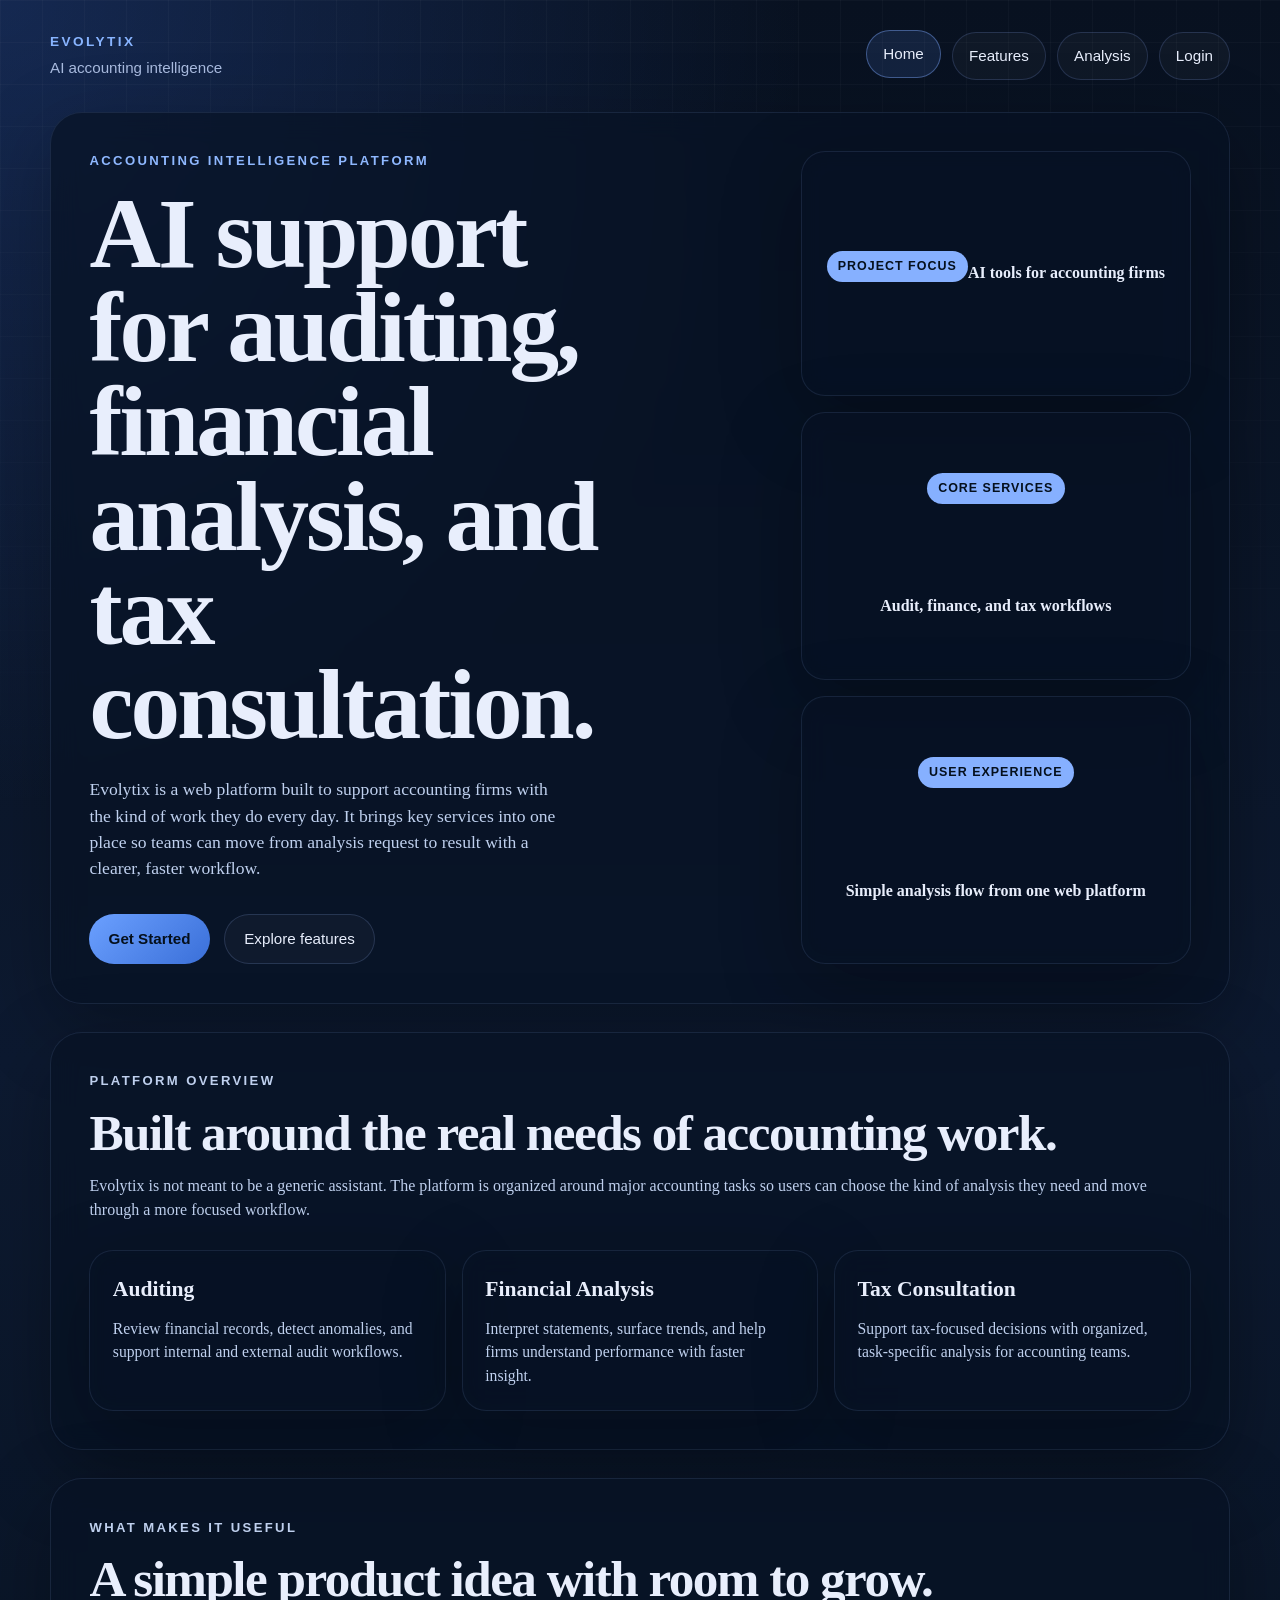
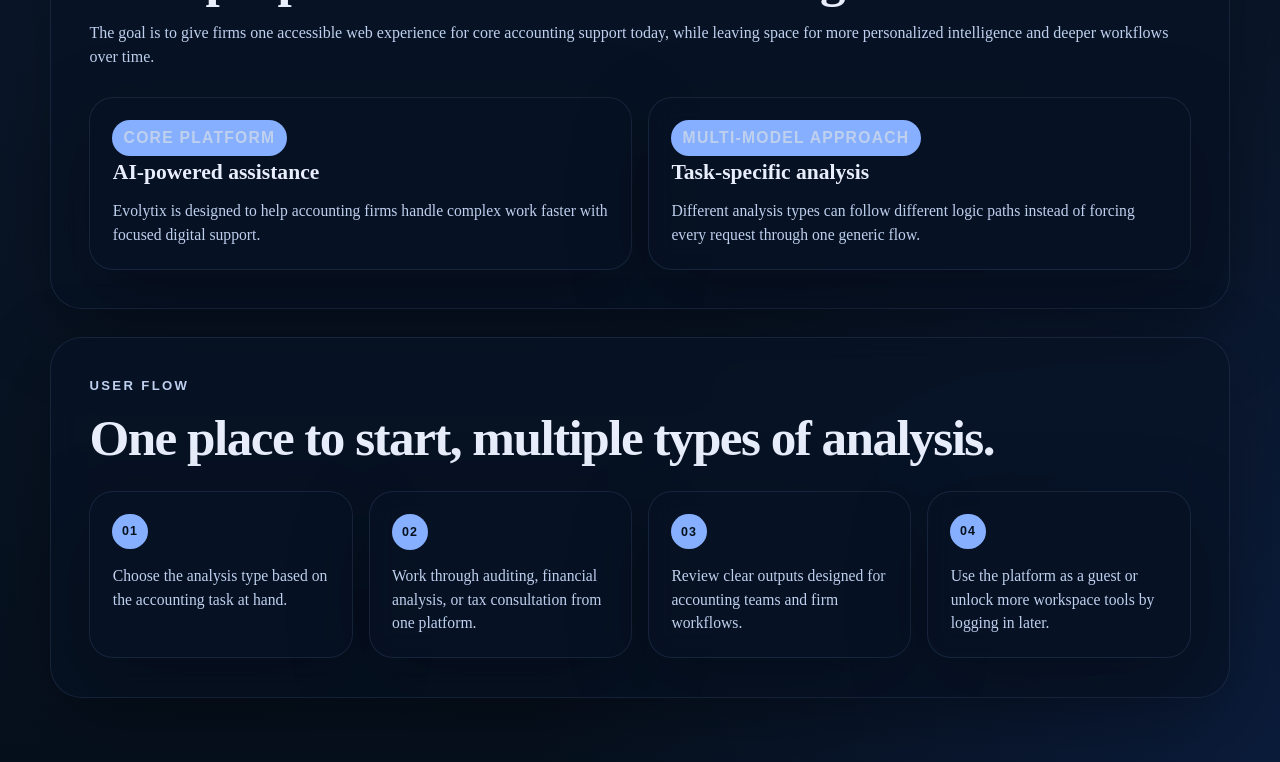
<file: public/index.html>
<!DOCTYPE html>
<html lang="en">
  <head>
    <meta charset="UTF-8" />
    <meta name="viewport" content="width=device-width, initial-scale=1.0" />
    <title>Evolytix</title>
    <meta
      name="description"
      content="AI-powered accounting platform for auditing, financial analysis, and tax consulting."
    />
    <link rel="stylesheet" href="assets/styles.css" />
    <script src="assets/script.js" defer></script>
  </head>
  <body>
    <div class="app-frame">
      <header class="site-header">
        <a class="brand-lockup" href="index.html">
          <span class="brand-mark">Evolytix</span>
          <span class="brand-subtitle">AI accounting intelligence</span>
        </a>

        <div class="header-actions">
          <nav class="site-nav" aria-label="Primary navigation">
            <a class="nav-link" href="index.html">Home</a>
            <a class="nav-link" href="features.html">Features</a>
            <a class="nav-link" href="analysis.html">Analysis</a>
            <a class="nav-link" href="dashboard.html" data-auth-nav hidden>Dashboard</a>
            <a class="nav-link" href="history.html" data-auth-nav hidden>History</a>
            <a class="nav-link" href="settings.html" data-auth-nav hidden>Settings</a>
            <a class="nav-link" href="login.html" data-login-nav>Login</a>
          </nav>

          <button class="header-button" type="button" data-logout-button hidden>Log out</button>
        </div>
      </header>

      <main class="page-shell">
        <section class="hero-panel-large">
          <div class="hero-copy">
            <p class="eyebrow">Accounting intelligence platform</p>
            <h1>AI support for auditing, financial analysis, and tax consultation.</h1>
            <p class="intro-text">
              Evolytix is a web platform built to support accounting firms with the kind of work
              they do every day. It brings key services into one place so teams can move from
              analysis request to result with a clearer, faster workflow.
            </p>
            <div class="cta-row">
              <a class="primary-link" href="analysis.html">Get Started</a>
              <a class="secondary-link" href="features.html">Explore features</a>
            </div>
          </div>

          <div class="summary-stack">
            <article class="info-card compact-card">
              <span class="small-label">Project focus</span>
              <strong>AI tools for accounting firms</strong>
            </article>
            <article class="info-card compact-card">
              <span class="small-label">Core services</span>
              <strong>Audit, finance, and tax workflows</strong>
            </article>
            <article class="info-card compact-card">
              <span class="small-label">User experience</span>
              <strong>Simple analysis flow from one web platform</strong>
            </article>
          </div>
        </section>

        <section class="content-section">
          <div class="section-heading">
            <p class="section-label">Platform overview</p>
            <h2>Built around the real needs of accounting work.</h2>
            <p>
              Evolytix is not meant to be a generic assistant. The platform is organized around
              major accounting tasks so users can choose the kind of analysis they need and move
              through a more focused workflow.
            </p>
          </div>

          <div class="feature-grid">
            <article class="info-card">
              <h3>Auditing</h3>
              <p>
                Review financial records, detect anomalies, and support internal and external
                audit workflows.
              </p>
            </article>
            <article class="info-card">
              <h3>Financial Analysis</h3>
              <p>
                Interpret statements, surface trends, and help firms understand performance with
                faster insight.
              </p>
            </article>
            <article class="info-card">
              <h3>Tax Consultation</h3>
              <p>
                Support tax-focused decisions with organized, task-specific analysis for
                accounting teams.
              </p>
            </article>
          </div>
        </section>

        <section class="content-section">
          <div class="section-heading">
            <p class="section-label">What makes it useful</p>
            <h2>A simple product idea with room to grow.</h2>
            <p>
              The goal is to give firms one accessible web experience for core accounting support
              today, while leaving space for more personalized intelligence and deeper workflows
              over time.
            </p>
          </div>

          <div class="split-grid">
            <article class="info-card">
              <p class="pill-label">Core platform</p>
              <h3>AI-powered assistance</h3>
              <p>
                Evolytix is designed to help accounting firms handle complex work faster with
                focused digital support.
              </p>
            </article>
            <article class="info-card">
              <p class="pill-label">Multi-model approach</p>
              <h3>Task-specific analysis</h3>
              <p>
                Different analysis types can follow different logic paths instead of forcing every
                request through one generic flow.
              </p>
            </article>
          </div>
        </section>

        <section class="content-section">
          <div class="section-heading">
            <p class="section-label">User flow</p>
            <h2>One place to start, multiple types of analysis.</h2>
          </div>

          <div class="timeline-grid">
            <article class="info-card">
              <span class="number-badge">01</span>
              <p>Choose the analysis type based on the accounting task at hand.</p>
            </article>
            <article class="info-card">
              <span class="number-badge">02</span>
              <p>Work through auditing, financial analysis, or tax consultation from one platform.</p>
            </article>
            <article class="info-card">
              <span class="number-badge">03</span>
              <p>Review clear outputs designed for accounting teams and firm workflows.</p>
            </article>
            <article class="info-card">
              <span class="number-badge">04</span>
              <p>Use the platform as a guest or unlock more workspace tools by logging in later.</p>
            </article>
          </div>
        </section>
      </main>
    </div>
  </body>
</html>
</file>
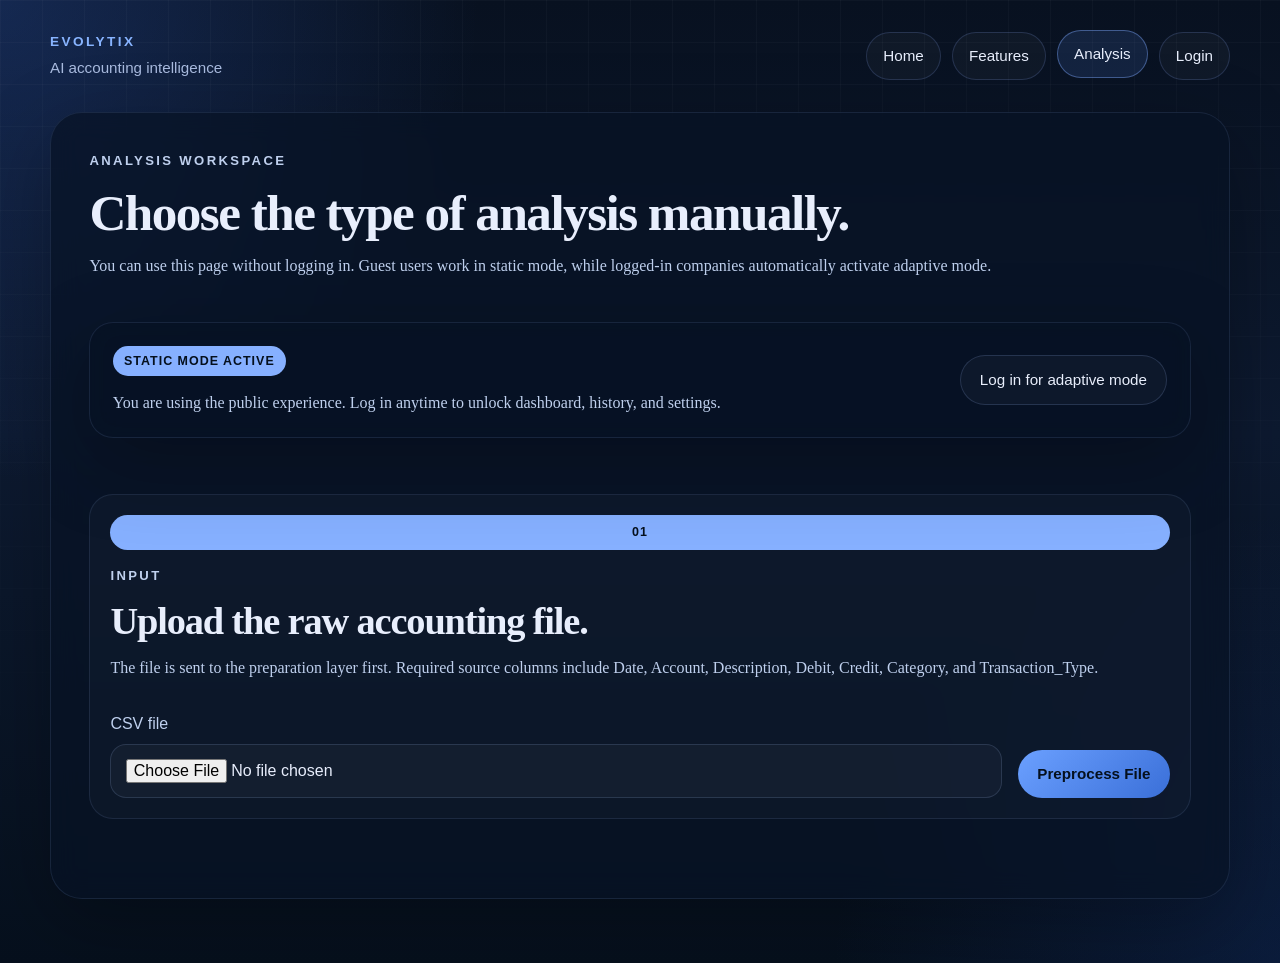
<file: public/analysis.html>
<!DOCTYPE html>
<html lang="en">
  <head>
    <meta charset="UTF-8" />
    <meta name="viewport" content="width=device-width, initial-scale=1.0" />
    <title>Evolytix Analysis</title>
    <link rel="stylesheet" href="assets/styles.css" />
    <script src="assets/script.js" defer></script>
  </head>
  <body>
    <div class="app-frame">
      <header class="site-header">
        <a class="brand-lockup" href="index.html">
          <span class="brand-mark">Evolytix</span>
          <span class="brand-subtitle">AI accounting intelligence</span>
        </a>

        <div class="header-actions">
          <nav class="site-nav" aria-label="Primary navigation">
            <a class="nav-link" href="index.html">Home</a>
            <a class="nav-link" href="features.html">Features</a>
            <a class="nav-link" href="analysis.html">Analysis</a>
            <a class="nav-link" href="dashboard.html" data-auth-nav hidden>Dashboard</a>
            <a class="nav-link" href="history.html" data-auth-nav hidden>History</a>
            <a class="nav-link" href="settings.html" data-auth-nav hidden>Settings</a>
            <a class="nav-link" href="login.html" data-login-nav>Login</a>
          </nav>

          <button class="header-button" type="button" data-logout-button hidden>Log out</button>
        </div>
      </header>

      <main class="page-shell">
        <section class="content-section intro-section">
          <div class="section-heading">
            <p class="section-label">Analysis workspace</p>
            <h1 class="page-title">Choose the type of analysis manually.</h1>
            <p>
              You can use this page without logging in. Guest users work in static mode, while
              logged-in companies automatically activate adaptive mode.
            </p>
          </div>

          <article class="mode-banner">
            <div>
              <span class="mode-chip" data-mode-chip>Static Mode Active</span>
              <p class="mode-copy" data-mode-copy>
                You are using the public experience. Log in anytime to unlock dashboard, history,
                and settings.
              </p>
            </div>
            <a class="secondary-link" href="login.html" data-mode-login>Log in for adaptive mode</a>
          </article>

          <section class="audit-workspace" data-audit-workspace>
            <article class="workflow-step">
              <span class="number-badge">01</span>
              <div class="section-heading compact-heading">
                <p class="section-label">Input</p>
                <h2>Upload the raw accounting file.</h2>
                <p>
                  The file is sent to the preparation layer first. Required source columns include
                  Date, Account, Description, Debit, Credit, Category, and Transaction_Type.
                </p>
              </div>

              <form class="upload-panel" data-preprocess-form>
                <label class="file-drop">
                  <span>CSV file</span>
                  <input type="file" accept=".csv,text/csv" data-audit-file required />
                </label>
                <button class="action-button" type="submit">Preprocess File</button>
              </form>
            </article>

            <article class="workflow-step" data-preprocess-output hidden>
              <span class="number-badge">02</span>
              <div class="section-heading compact-heading">
                <p class="section-label">Preprocessed output</p>
                <h2>Review the prepared files.</h2>
                <p data-preprocess-summary>
                  The cleaned CSV, data-quality report, and parquet model input are ready.
                </p>
              </div>

              <div class="artifact-links">
                <a class="secondary-link" data-cleaned-csv-link target="_blank" rel="noreferrer">Open cleaned CSV</a>
                <a class="secondary-link" data-quality-report-link target="_blank" rel="noreferrer">Open quality report</a>
              </div>
            </article>

            <article class="workflow-step" data-model-selection hidden>
              <span class="number-badge">03</span>
              <div class="section-heading compact-heading">
                <p class="section-label">Model selection</p>
                <h2 data-workspace-title>Choose the model.</h2>
                <p data-workspace-copy>
                  Select one model to run against the prepared parquet file.
                </p>
              </div>

              <div class="feature-grid">
                <article class="info-card service-card service-card-active" data-service-card="auditing">
                  <h3>Auditing</h3>
                  <p>Run anomaly checks, compare records, and guide audit reviews.</p>
                  <button class="action-button" type="button" data-service-choice="auditing">Select Auditing</button>
                </article>
                <article class="info-card service-card" data-service-card="forecasting">
                  <h3>Financial Analysis</h3>
                  <p>Forecast financial impact from tax or expense transaction patterns.</p>
                  <button class="action-button" type="button" data-service-choice="forecasting">Select Forecasting</button>
                </article>
                <article class="info-card service-card" data-service-card="advisory">
                  <h3>Tax Consultation</h3>
                  <p>Generate optimization guidance from forecasted financial impact.</p>
                  <button class="action-button" type="button" data-service-choice="advisory">Select Advisory</button>
                </article>
              </div>

              <button class="action-button" type="button" data-run-model-button>Run Selected Model</button>
            </article>

            <article class="workflow-step" data-model-output hidden>
              <span class="number-badge">04</span>
              <div class="section-heading compact-heading">
                <p class="section-label" data-workspace-label>Model output</p>
                <h2>Review the result.</h2>
              </div>

              <div class="results-grid" data-audit-results hidden></div>

              <div class="result-table-wrap" data-flagged-wrap hidden>
                <h3 data-result-table-title>First flagged rows</h3>
                <div class="table-scroller">
                  <table class="result-table">
                    <thead data-flagged-head></thead>
                    <tbody data-flagged-body></tbody>
                  </table>
                </div>
              </div>

              <figure class="plot-panel" data-plot-panel hidden>
                <img data-result-plot alt="Analysis result charts" />
              </figure>
            </article>

            <p class="status-line" data-audit-status></p>
          </section>
        </section>
      </main>
    </div>
  </body>
</html>
</file>
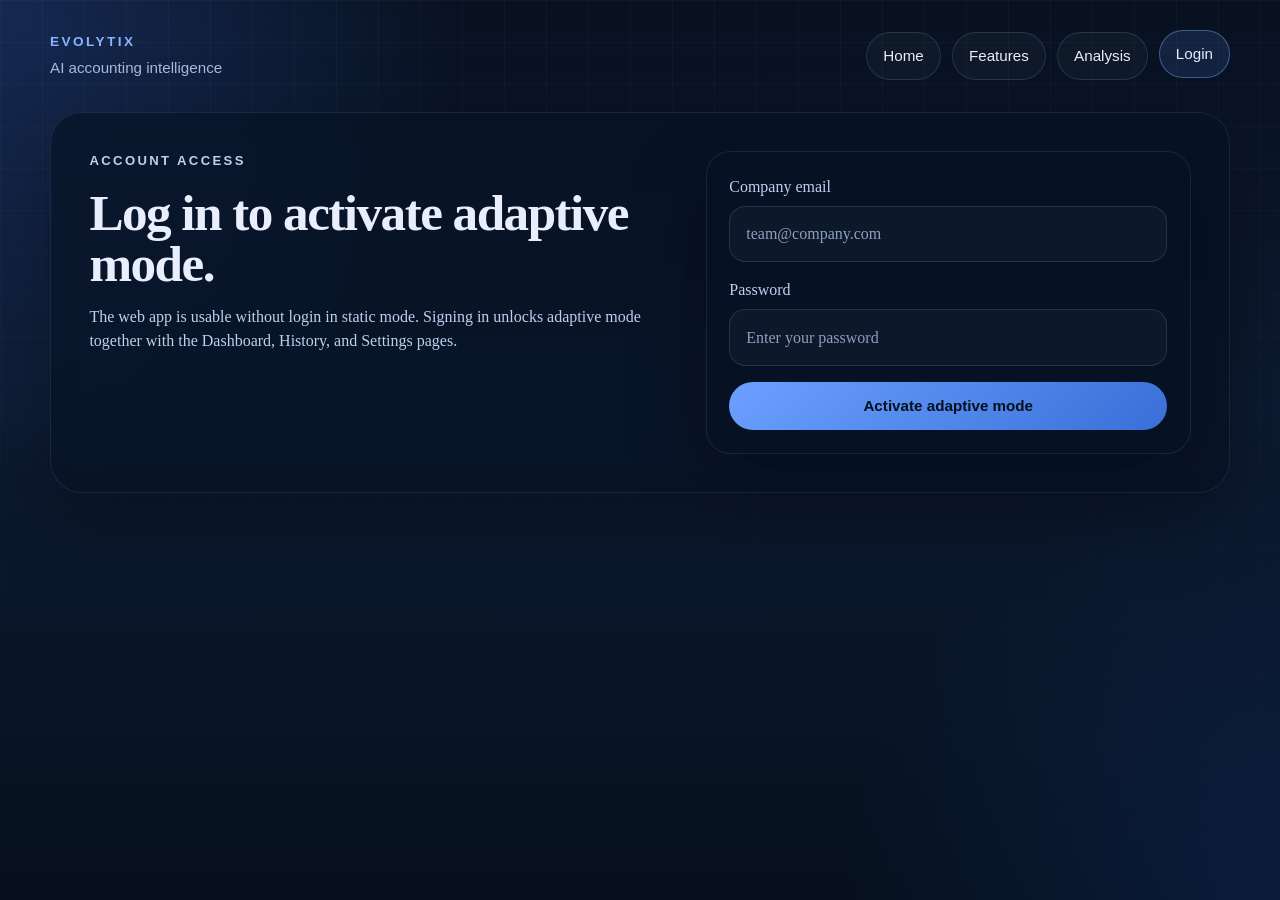
<file: public/dashboard.html>
<!DOCTYPE html>
<html lang="en">
  <head>
    <meta charset="UTF-8" />
    <meta name="viewport" content="width=device-width, initial-scale=1.0" />
    <title>Evolytix Dashboard</title>
    <link rel="stylesheet" href="assets/styles.css" />
    <script src="assets/script.js" defer></script>
  </head>
  <body>
    <div class="app-frame">
      <header class="site-header">
        <a class="brand-lockup" href="index.html">
          <span class="brand-mark">Evolytix</span>
          <span class="brand-subtitle">AI accounting intelligence</span>
        </a>

        <div class="header-actions">
          <nav class="site-nav" aria-label="Primary navigation">
            <a class="nav-link" href="index.html">Home</a>
            <a class="nav-link" href="features.html">Features</a>
            <a class="nav-link" href="analysis.html">Analysis</a>
            <a class="nav-link" href="dashboard.html" data-auth-nav hidden>Dashboard</a>
            <a class="nav-link" href="history.html" data-auth-nav hidden>History</a>
            <a class="nav-link" href="settings.html" data-auth-nav hidden>Settings</a>
            <a class="nav-link" href="login.html" data-login-nav>Login</a>
          </nav>

          <button class="header-button" type="button" data-logout-button hidden>Log out</button>
        </div>
      </header>

      <main class="page-shell">
        <section class="content-section intro-section">
          <div class="section-heading">
            <p class="section-label">Dashboard</p>
            <h1 class="page-title">Adaptive workspace overview.</h1>
            <p>
              This page is available only after login and represents the main company control
              center for adaptive mode.
            </p>
          </div>

          <div class="feature-grid">
            <article class="info-card">
              <h3>Recent analysis runs</h3>
              <p>Reserved for the next implementation step.</p>
            </article>
            <article class="info-card">
              <h3>Saved company activity</h3>
              <p>Reserved for the next implementation step.</p>
            </article>
            <article class="info-card">
              <h3>Adaptive model status</h3>
              <p>Reserved for the next implementation step.</p>
            </article>
            <article class="info-card">
              <h3>Quick access to company tools</h3>
              <p>Reserved for the next implementation step.</p>
            </article>
          </div>
        </section>
      </main>
    </div>
  </body>
</html>
</file>
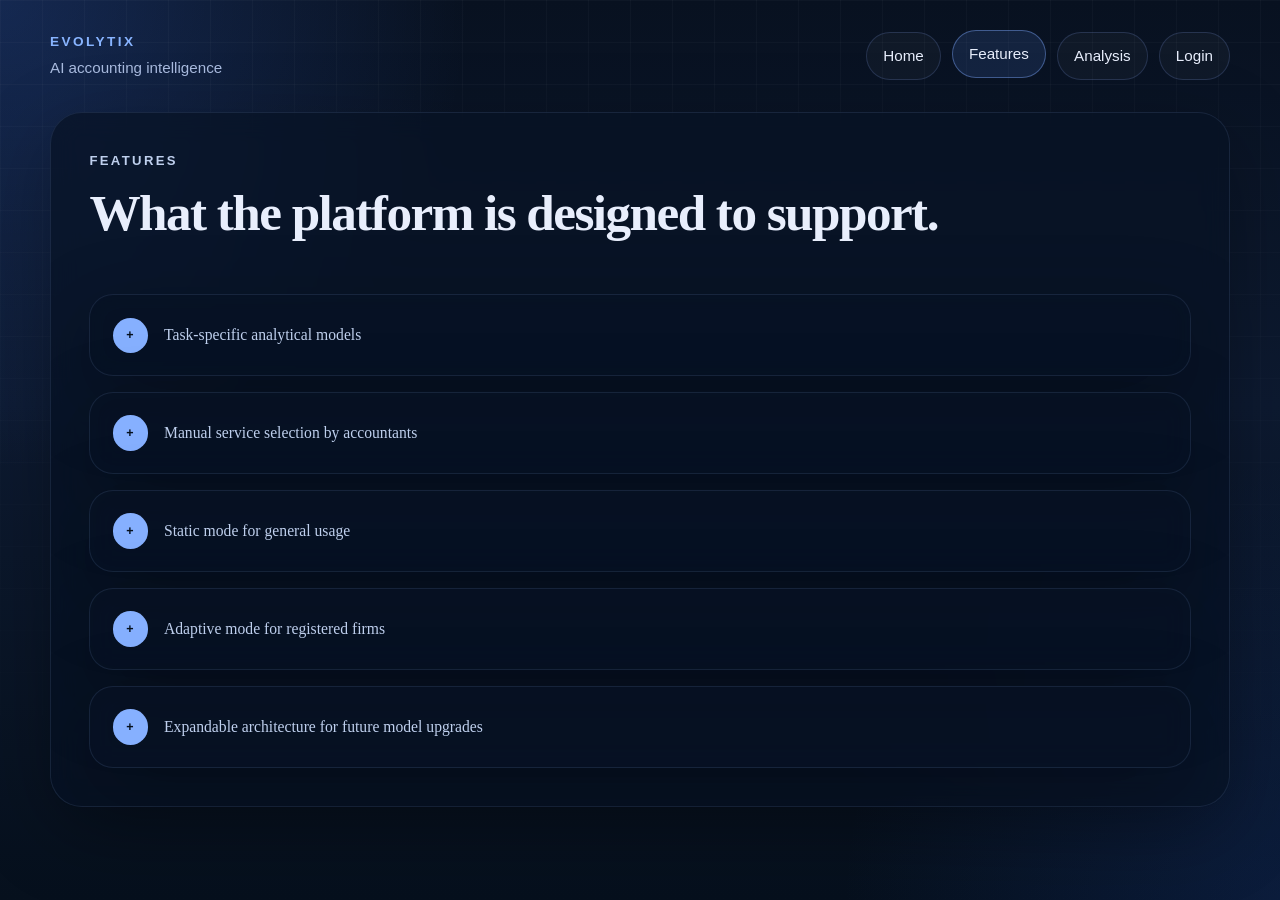
<file: public/features.html>
<!DOCTYPE html>
<html lang="en">
  <head>
    <meta charset="UTF-8" />
    <meta name="viewport" content="width=device-width, initial-scale=1.0" />
    <title>Evolytix Features</title>
    <link rel="stylesheet" href="assets/styles.css" />
    <script src="assets/script.js" defer></script>
  </head>
  <body>
    <div class="app-frame">
      <header class="site-header">
        <a class="brand-lockup" href="index.html">
          <span class="brand-mark">Evolytix</span>
          <span class="brand-subtitle">AI accounting intelligence</span>
        </a>

        <div class="header-actions">
          <nav class="site-nav" aria-label="Primary navigation">
            <a class="nav-link" href="index.html">Home</a>
            <a class="nav-link" href="features.html">Features</a>
            <a class="nav-link" href="analysis.html">Analysis</a>
            <a class="nav-link" href="dashboard.html" data-auth-nav hidden>Dashboard</a>
            <a class="nav-link" href="history.html" data-auth-nav hidden>History</a>
            <a class="nav-link" href="settings.html" data-auth-nav hidden>Settings</a>
            <a class="nav-link" href="login.html" data-login-nav>Login</a>
          </nav>

          <button class="header-button" type="button" data-logout-button hidden>Log out</button>
        </div>
      </header>

      <main class="page-shell">
        <section class="content-section intro-section">
          <div class="section-heading">
            <p class="section-label">Features</p>
            <h1 class="page-title">What the platform is designed to support.</h1>
          </div>

          <div class="stack-list">
            <article class="info-card list-card">
              <span class="number-badge">+</span>
              <p>Task-specific analytical models</p>
            </article>
            <article class="info-card list-card">
              <span class="number-badge">+</span>
              <p>Manual service selection by accountants</p>
            </article>
            <article class="info-card list-card">
              <span class="number-badge">+</span>
              <p>Static mode for general usage</p>
            </article>
            <article class="info-card list-card">
              <span class="number-badge">+</span>
              <p>Adaptive mode for registered firms</p>
            </article>
            <article class="info-card list-card">
              <span class="number-badge">+</span>
              <p>Expandable architecture for future model upgrades</p>
            </article>
          </div>
        </section>
      </main>
    </div>
  </body>
</html>
</file>
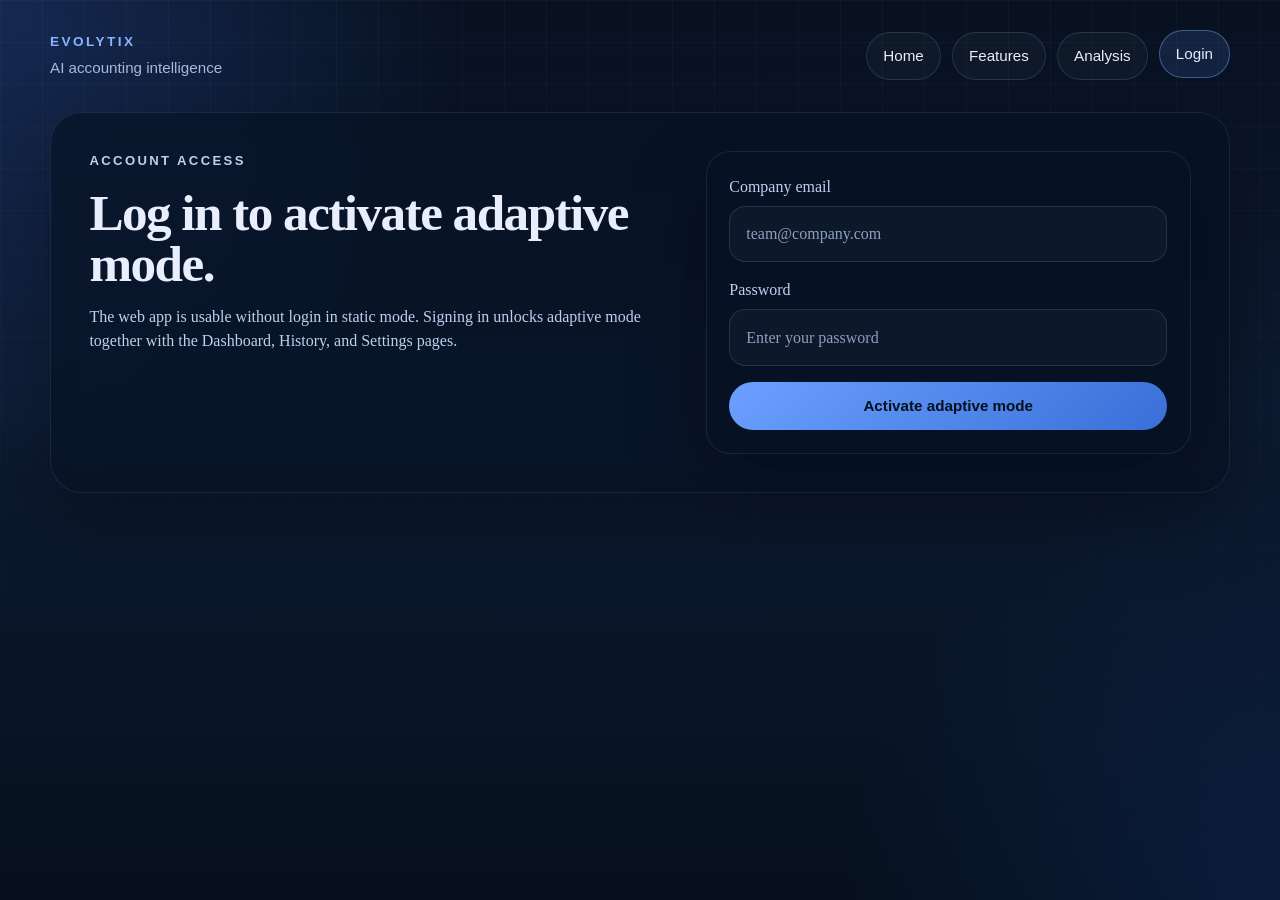
<file: public/history.html>
<!DOCTYPE html>
<html lang="en">
  <head>
    <meta charset="UTF-8" />
    <meta name="viewport" content="width=device-width, initial-scale=1.0" />
    <title>Evolytix History</title>
    <link rel="stylesheet" href="assets/styles.css" />
    <script src="assets/script.js" defer></script>
  </head>
  <body>
    <div class="app-frame">
      <header class="site-header">
        <a class="brand-lockup" href="index.html">
          <span class="brand-mark">Evolytix</span>
          <span class="brand-subtitle">AI accounting intelligence</span>
        </a>

        <div class="header-actions">
          <nav class="site-nav" aria-label="Primary navigation">
            <a class="nav-link" href="index.html">Home</a>
            <a class="nav-link" href="features.html">Features</a>
            <a class="nav-link" href="analysis.html">Analysis</a>
            <a class="nav-link" href="dashboard.html" data-auth-nav hidden>Dashboard</a>
            <a class="nav-link" href="history.html" data-auth-nav hidden>History</a>
            <a class="nav-link" href="settings.html" data-auth-nav hidden>Settings</a>
            <a class="nav-link" href="login.html" data-login-nav>Login</a>
          </nav>

          <button class="header-button" type="button" data-logout-button hidden>Log out</button>
        </div>
      </header>

      <main class="page-shell">
        <section class="content-section intro-section">
          <div class="section-heading">
            <p class="section-label">History</p>
            <h1 class="page-title">Past analyses and saved work.</h1>
            <p>
              Adaptive mode gives companies a dedicated place to revisit previous analysis
              sessions and saved outcomes.
            </p>
          </div>

          <div class="stack-list">
            <article class="info-card list-card">
              <span class="number-badge">C</span>
              <div>
                <h3>Audit review for Q1 statements</h3>
                <p>Completed</p>
              </div>
            </article>
            <article class="info-card list-card">
              <span class="number-badge">R</span>
              <div>
                <h3>Financial ratio analysis</h3>
                <p>Ready for review</p>
              </div>
            </article>
            <article class="info-card list-card">
              <span class="number-badge">S</span>
              <div>
                <h3>Tax consultation summary</h3>
                <p>Saved draft</p>
              </div>
            </article>
          </div>
        </section>
      </main>
    </div>
  </body>
</html>
</file>
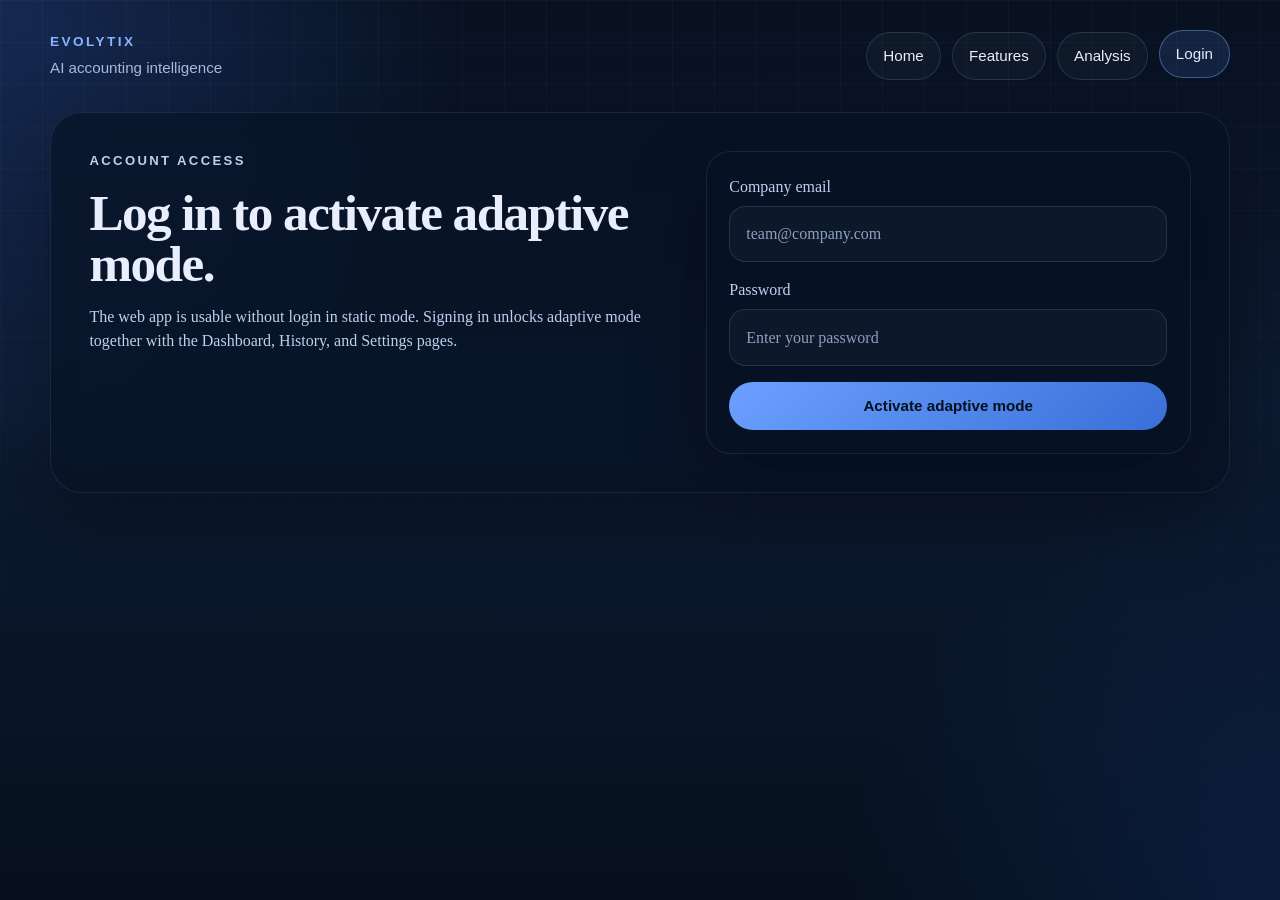
<file: public/login.html>
<!DOCTYPE html>
<html lang="en">
  <head>
    <meta charset="UTF-8" />
    <meta name="viewport" content="width=device-width, initial-scale=1.0" />
    <title>Evolytix Login</title>
    <link rel="stylesheet" href="assets/styles.css" />
    <script src="assets/script.js" defer></script>
  </head>
  <body>
    <div class="app-frame">
      <header class="site-header">
        <a class="brand-lockup" href="index.html">
          <span class="brand-mark">Evolytix</span>
          <span class="brand-subtitle">AI accounting intelligence</span>
        </a>

        <div class="header-actions">
          <nav class="site-nav" aria-label="Primary navigation">
            <a class="nav-link" href="index.html">Home</a>
            <a class="nav-link" href="features.html">Features</a>
            <a class="nav-link" href="analysis.html">Analysis</a>
            <a class="nav-link" href="dashboard.html" data-auth-nav hidden>Dashboard</a>
            <a class="nav-link" href="history.html" data-auth-nav hidden>History</a>
            <a class="nav-link" href="settings.html" data-auth-nav hidden>Settings</a>
            <a class="nav-link" href="login.html" data-login-nav>Login</a>
          </nav>

          <button class="header-button" type="button" data-logout-button hidden>Log out</button>
        </div>
      </header>

      <main class="page-shell">
        <section class="content-section login-layout">
          <div class="section-heading">
            <p class="section-label">Account access</p>
            <h1 class="page-title">Log in to activate adaptive mode.</h1>
            <p>
              The web app is usable without login in static mode. Signing in unlocks adaptive
              mode together with the Dashboard, History, and Settings pages.
            </p>
          </div>

          <form class="login-card" data-login-form>
            <label class="field-block">
              <span>Company email</span>
              <input type="email" placeholder="team@company.com" required />
            </label>

            <label class="field-block">
              <span>Password</span>
              <input type="password" placeholder="Enter your password" required />
            </label>

            <button class="action-button" type="submit">Activate adaptive mode</button>
          </form>
        </section>
      </main>
    </div>
  </body>
</html>
</file>
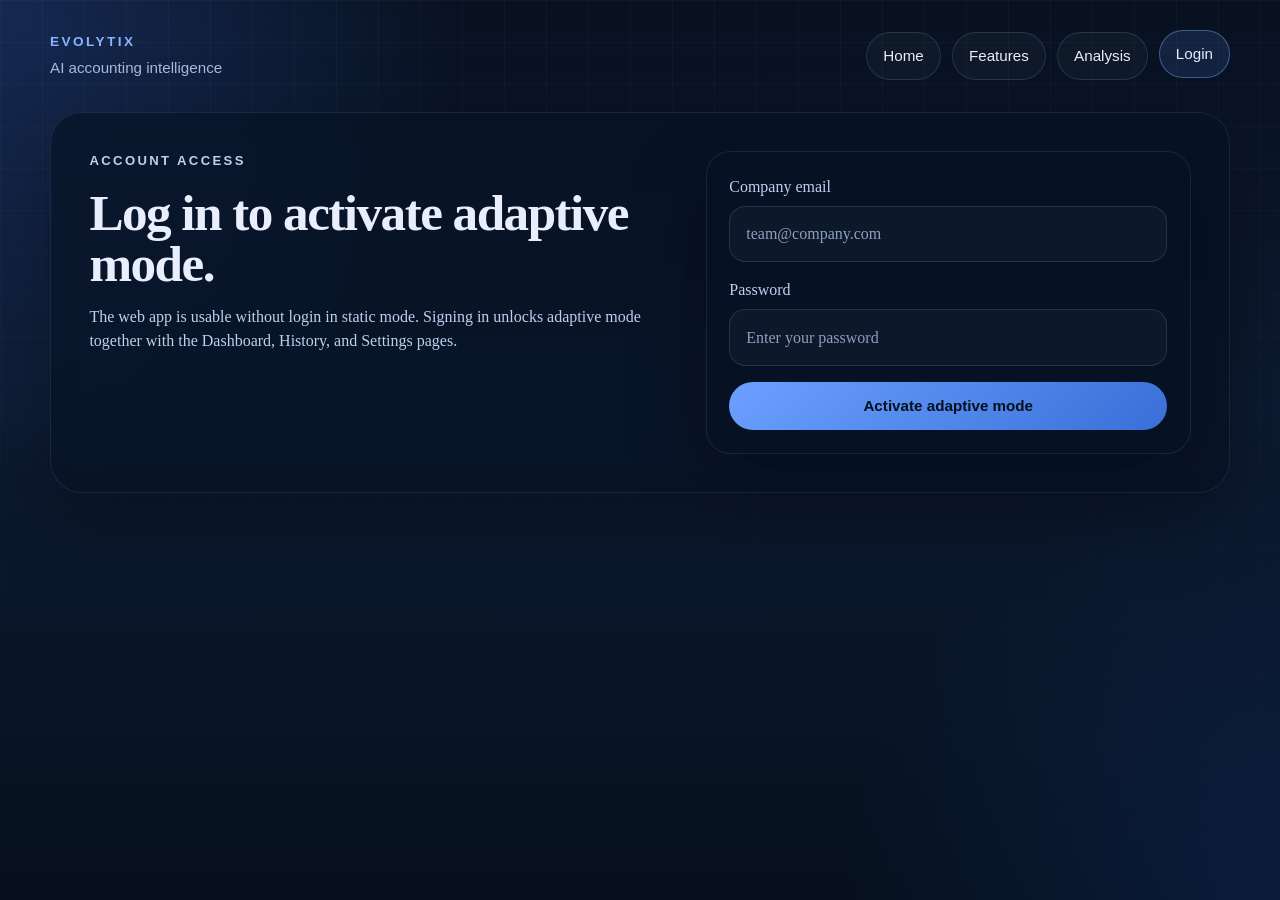
<file: public/settings.html>
<!DOCTYPE html>
<html lang="en">
  <head>
    <meta charset="UTF-8" />
    <meta name="viewport" content="width=device-width, initial-scale=1.0" />
    <title>Evolytix Settings</title>
    <link rel="stylesheet" href="assets/styles.css" />
    <script src="assets/script.js" defer></script>
  </head>
  <body>
    <div class="app-frame">
      <header class="site-header">
        <a class="brand-lockup" href="index.html">
          <span class="brand-mark">Evolytix</span>
          <span class="brand-subtitle">AI accounting intelligence</span>
        </a>

        <div class="header-actions">
          <nav class="site-nav" aria-label="Primary navigation">
            <a class="nav-link" href="index.html">Home</a>
            <a class="nav-link" href="features.html">Features</a>
            <a class="nav-link" href="analysis.html">Analysis</a>
            <a class="nav-link" href="dashboard.html" data-auth-nav hidden>Dashboard</a>
            <a class="nav-link" href="history.html" data-auth-nav hidden>History</a>
            <a class="nav-link" href="settings.html" data-auth-nav hidden>Settings</a>
            <a class="nav-link" href="login.html" data-login-nav>Login</a>
          </nav>

          <button class="header-button" type="button" data-logout-button hidden>Log out</button>
        </div>
      </header>

      <main class="page-shell">
        <section class="content-section intro-section">
          <div class="section-heading">
            <p class="section-label">Settings</p>
            <h1 class="page-title">Manage your company preferences.</h1>
            <p>
              This page is reserved for the company-level controls that only make sense once
              adaptive mode is active.
            </p>
          </div>

          <div class="feature-grid">
            <article class="info-card">
              <h3>Company profile details</h3>
              <p>Available for logged-in companies in adaptive mode.</p>
            </article>
            <article class="info-card">
              <h3>Preferred analysis defaults</h3>
              <p>Available for logged-in companies in adaptive mode.</p>
            </article>
            <article class="info-card">
              <h3>Adaptive mode preferences</h3>
              <p>Available for logged-in companies in adaptive mode.</p>
            </article>
            <article class="info-card">
              <h3>Notification and report options</h3>
              <p>Available for logged-in companies in adaptive mode.</p>
            </article>
          </div>
        </section>
      </main>
    </div>
  </body>
</html>
</file>
<file: public/assets/styles.css>
:root {
  font-family: Georgia, "Times New Roman", serif;
  color: #e8eefc;
  background:
    radial-gradient(circle at top left, rgba(66, 124, 255, 0.22), transparent 30%),
    radial-gradient(circle at bottom right, rgba(34, 83, 196, 0.18), transparent 28%),
    linear-gradient(180deg, #081120 0%, #0d1a31 45%, #06101d 100%);
  line-height: 1.5;
  font-weight: 400;
  text-rendering: optimizeLegibility;
  -webkit-font-smoothing: antialiased;
  -moz-osx-font-smoothing: grayscale;
}

* {
  box-sizing: border-box;
}

html {
  scroll-behavior: smooth;
}

body {
  margin: 0;
  min-width: 320px;
  min-height: 100vh;
}

a {
  color: inherit;
  text-decoration: none;
}

button,
input {
  font: inherit;
}

button:disabled {
  cursor: not-allowed;
  opacity: 0.55;
}

body::before {
  content: "";
  position: fixed;
  inset: 0;
  background-image:
    linear-gradient(rgba(255, 255, 255, 0.03) 1px, transparent 1px),
    linear-gradient(90deg, rgba(255, 255, 255, 0.03) 1px, transparent 1px);
  background-size: 42px 42px;
  mask-image: linear-gradient(180deg, rgba(0, 0, 0, 0.9), transparent);
  pointer-events: none;
}

.app-frame {
  position: relative;
  z-index: 1;
  width: min(1180px, calc(100% - 2rem));
  margin: 0 auto;
  padding: 1.25rem 0 4rem;
}

.site-header {
  display: flex;
  align-items: center;
  justify-content: space-between;
  gap: 1rem;
  padding: 0.75rem 0 2rem;
}

.brand-lockup {
  display: inline-flex;
  flex-direction: column;
}

.brand-mark,
.brand-subtitle,
.eyebrow,
.section-label,
.pill-label,
.number-badge,
.small-label,
.nav-link,
.header-button,
.mode-chip {
  font-family: "Segoe UI", Tahoma, Geneva, Verdana, sans-serif;
}

.brand-mark {
  color: #88b4ff;
  font-size: 0.85rem;
  font-weight: 700;
  letter-spacing: 0.18em;
  text-transform: uppercase;
}

.brand-subtitle {
  margin-top: 0.25rem;
  color: #a9bbdf;
  font-size: 0.95rem;
}

.header-actions {
  display: flex;
  align-items: center;
  gap: 0.75rem;
}

.site-nav {
  display: flex;
  flex-wrap: wrap;
  gap: 0.7rem;
}

.nav-link {
  padding: 0.72rem 1rem;
  border: 1px solid rgba(138, 174, 255, 0.18);
  border-radius: 999px;
  background: rgba(255, 255, 255, 0.03);
  font-size: 0.95rem;
  transition: transform 180ms ease, background 180ms ease, border-color 180ms ease;
}

.nav-link:hover,
.nav-link-active {
  transform: translateY(-2px);
  border-color: rgba(126, 170, 255, 0.42);
  background: rgba(93, 139, 236, 0.14);
}

.page-shell {
  display: grid;
  gap: 1.75rem;
}

.hero-panel-large,
.content-section,
.info-card,
.login-card,
.mode-banner {
  border: 1px solid rgba(129, 155, 214, 0.14);
  background: rgba(8, 18, 37, 0.72);
  box-shadow: 0 24px 80px rgba(0, 0, 0, 0.28);
  backdrop-filter: blur(14px);
}

.hero-panel-large,
.content-section {
  padding: clamp(1.5rem, 3vw, 2.5rem);
  border-radius: 32px;
}

.hero-panel-large {
  display: grid;
  grid-template-columns: minmax(0, 1.5fr) minmax(280px, 0.85fr);
  gap: 1.5rem;
}

.hero-copy h1,
.section-heading h2,
.page-title {
  margin: 0;
  font-weight: 600;
  letter-spacing: -0.03em;
}

.hero-copy h1 {
  max-width: 11ch;
  font-size: clamp(3rem, 8vw, 6.2rem);
  line-height: 0.95;
}

.eyebrow,
.section-label {
  margin: 0 0 1rem;
  color: #8fb8ff;
  font-size: 0.82rem;
  font-weight: 700;
  letter-spacing: 0.18em;
  text-transform: uppercase;
}

.intro-text,
.section-heading p,
.info-card p,
.login-card span,
.loading-state p,
.mode-copy {
  color: #bfd0ee;
}

.intro-text {
  max-width: 54ch;
  margin: 1.5rem 0 0;
  font-size: 1.1rem;
}

.cta-row {
  display: flex;
  flex-wrap: wrap;
  gap: 0.9rem;
  margin-top: 2rem;
}

.primary-link,
.secondary-link,
.action-button,
.header-button {
  display: inline-flex;
  align-items: center;
  justify-content: center;
  min-height: 46px;
  padding: 0.8rem 1.2rem;
  border: 0;
  border-radius: 999px;
  cursor: pointer;
  font-family: "Segoe UI", Tahoma, Geneva, Verdana, sans-serif;
  font-size: 0.95rem;
  transition: transform 180ms ease, background 180ms ease;
}

.primary-link,
.action-button {
  background: linear-gradient(135deg, #6ba0ff 0%, #3a6fd8 100%);
  color: #05101d;
  font-weight: 700;
}

.secondary-link,
.header-button {
  border: 1px solid rgba(134, 165, 228, 0.2);
  background: rgba(255, 255, 255, 0.03);
  color: #e8eefc;
}

.primary-link:hover,
.secondary-link:hover,
.action-button:hover,
.header-button:hover {
  transform: translateY(-2px);
}

.summary-stack,
.feature-grid,
.split-grid,
.timeline-grid,
.stack-list,
.results-grid {
  display: grid;
  gap: 1rem;
}

.summary-stack {
  grid-template-columns: 1fr;
}

.feature-grid {
  grid-template-columns: repeat(3, minmax(0, 1fr));
  margin-top: 1.75rem;
}

.split-grid {
  grid-template-columns: repeat(2, minmax(0, 1fr));
  margin-top: 1.75rem;
}

.timeline-grid {
  grid-template-columns: repeat(4, minmax(0, 1fr));
  margin-top: 1.75rem;
}

.stack-list {
  margin-top: 1.75rem;
}

.results-grid {
  grid-template-columns: repeat(auto-fit, minmax(160px, 1fr));
  margin-top: 1.25rem;
}

.info-card,
.login-card {
  padding: 1.4rem;
  border-radius: 24px;
}

.compact-card {
  min-height: 0;
  display: flex;
  align-items: center;
  justify-content: center;
  flex-wrap: wrap;
}

.info-card h3,
.login-card h3,
.list-card h3 {
  margin: 0 0 0.7rem;
  font-size: 1.35rem;
}

.info-card p,
.list-card p {
  margin: 0;
  font-size: 0.98rem;
}

.small-label,
.pill-label,
.number-badge,
.mode-chip {
  display: inline-flex;
  align-items: center;
  justify-content: center;
  margin-bottom: 0.9rem;
  border-radius: 999px;
  color: #05101d;
  background: #86b0ff;
  font-size: 0.78rem;
  font-weight: 700;
  letter-spacing: 0.08em;
  text-transform: uppercase;
}

.small-label,
.pill-label,
.mode-chip {
  padding: 0.38rem 0.7rem;
}

.number-badge {
  min-width: 2.2rem;
  min-height: 2.2rem;
}

.mode-chip-adaptive {
  background: #7fb5ff;
}

.page-title,
.section-heading h2 {
  font-size: clamp(2rem, 4vw, 3.4rem);
  line-height: 1;
}

.intro-section {
  display: grid;
  gap: 1.75rem;
}

.mode-banner {
  display: flex;
  align-items: center;
  justify-content: space-between;
  gap: 1rem;
  padding: 1.4rem;
  border-radius: 24px;
}

.mode-copy {
  margin: 0;
}

.login-layout {
  display: grid;
  grid-template-columns: minmax(0, 1.1fr) minmax(320px, 0.9fr);
  gap: 1.5rem;
}

.login-card {
  display: grid;
  gap: 1rem;
  align-content: start;
}

.field-block {
  display: grid;
  gap: 0.45rem;
}

.field-block input {
  width: 100%;
  padding: 0.95rem 1rem;
  border: 1px solid rgba(144, 169, 223, 0.18);
  border-radius: 16px;
  color: #e8eefc;
  background: rgba(255, 255, 255, 0.03);
}

.field-block input::placeholder {
  color: #8d9fbe;
}

.list-card {
  display: flex;
  align-items: center;
  gap: 1rem;
}

.list-card .number-badge {
  margin-bottom: 0;
}

.loading-state {
  text-align: center;
}

.service-card {
  display: grid;
  gap: 0.9rem;
}

.service-card-active {
  border-color: rgba(134, 176, 255, 0.38);
}

.audit-workspace {
  display: grid;
  gap: 1rem;
  margin-top: 1.75rem;
}

.workflow-step {
  display: grid;
  gap: 1rem;
  padding: 1.25rem;
  border: 1px solid rgba(129, 155, 214, 0.14);
  border-radius: 24px;
  background: rgba(255, 255, 255, 0.025);
}

.workflow-step > .number-badge {
  margin-bottom: 0;
}

.compact-heading h2 {
  font-size: clamp(1.7rem, 3vw, 2.4rem);
}

.upload-panel {
  display: flex;
  align-items: end;
  gap: 1rem;
  flex-wrap: wrap;
}

.file-drop {
  display: grid;
  gap: 0.45rem;
  flex: 1 1 320px;
  color: #bfd0ee;
  font-family: "Segoe UI", Tahoma, Geneva, Verdana, sans-serif;
}

.file-drop input {
  width: 100%;
  padding: 0.9rem;
  border: 1px solid rgba(144, 169, 223, 0.18);
  border-radius: 16px;
  color: #e8eefc;
  background: rgba(255, 255, 255, 0.03);
}

.status-line {
  min-height: 1.5rem;
  margin: 0;
  color: #bfd0ee;
  font-family: "Segoe UI", Tahoma, Geneva, Verdana, sans-serif;
}

.status-line[data-tone="success"] {
  color: #9ce6bd;
}

.status-line[data-tone="error"] {
  color: #ffb2b2;
}

.metric-card {
  display: grid;
  gap: 0.35rem;
}

.metric-card strong {
  font-family: "Segoe UI", Tahoma, Geneva, Verdana, sans-serif;
  font-size: clamp(1.8rem, 4vw, 2.8rem);
  line-height: 1;
}

.result-table-wrap {
  margin-top: 0.5rem;
}

.result-table-wrap h3 {
  margin: 0 0 0.75rem;
}

.table-scroller {
  overflow-x: auto;
  border: 1px solid rgba(129, 155, 214, 0.14);
  border-radius: 18px;
}

.result-table {
  width: 100%;
  min-width: 680px;
  border-collapse: collapse;
  font-family: "Segoe UI", Tahoma, Geneva, Verdana, sans-serif;
}

.result-table th,
.result-table td {
  padding: 0.8rem;
  border-bottom: 1px solid rgba(129, 155, 214, 0.14);
  text-align: left;
  white-space: nowrap;
}

.result-table th {
  color: #8fb8ff;
  font-size: 0.78rem;
  letter-spacing: 0.08em;
  text-transform: uppercase;
}

.result-table td {
  color: #dce7fa;
  font-size: 0.9rem;
}

.artifact-links {
  display: flex;
  gap: 0.75rem;
  flex-wrap: wrap;
  margin-top: 0.5rem;
}

.plot-panel {
  margin: 1rem 0 0;
  overflow: hidden;
  border: 1px solid rgba(129, 155, 214, 0.14);
  border-radius: 18px;
  background: #f8fbff;
}

.plot-panel img {
  display: block;
  width: 100%;
  height: auto;
}

[hidden] {
  display: none !important;
}

@media (max-width: 1024px) {
  .hero-panel-large,
  .login-layout,
  .feature-grid,
  .split-grid,
  .timeline-grid,
  .results-grid {
    grid-template-columns: 1fr;
  }

  .site-header,
  .header-actions,
  .mode-banner {
    display: grid;
  }

  .hero-copy h1 {
    max-width: 12ch;
  }
}

@media (max-width: 640px) {
  .app-frame {
    width: min(100% - 1rem, 1180px);
  }

  .hero-panel-large,
  .content-section {
    padding: 1.25rem;
    border-radius: 24px;
  }

  .hero-copy h1 {
    font-size: clamp(2.5rem, 16vw, 4rem);
  }

  .intro-text {
    font-size: 1rem;
  }
}
</file>
